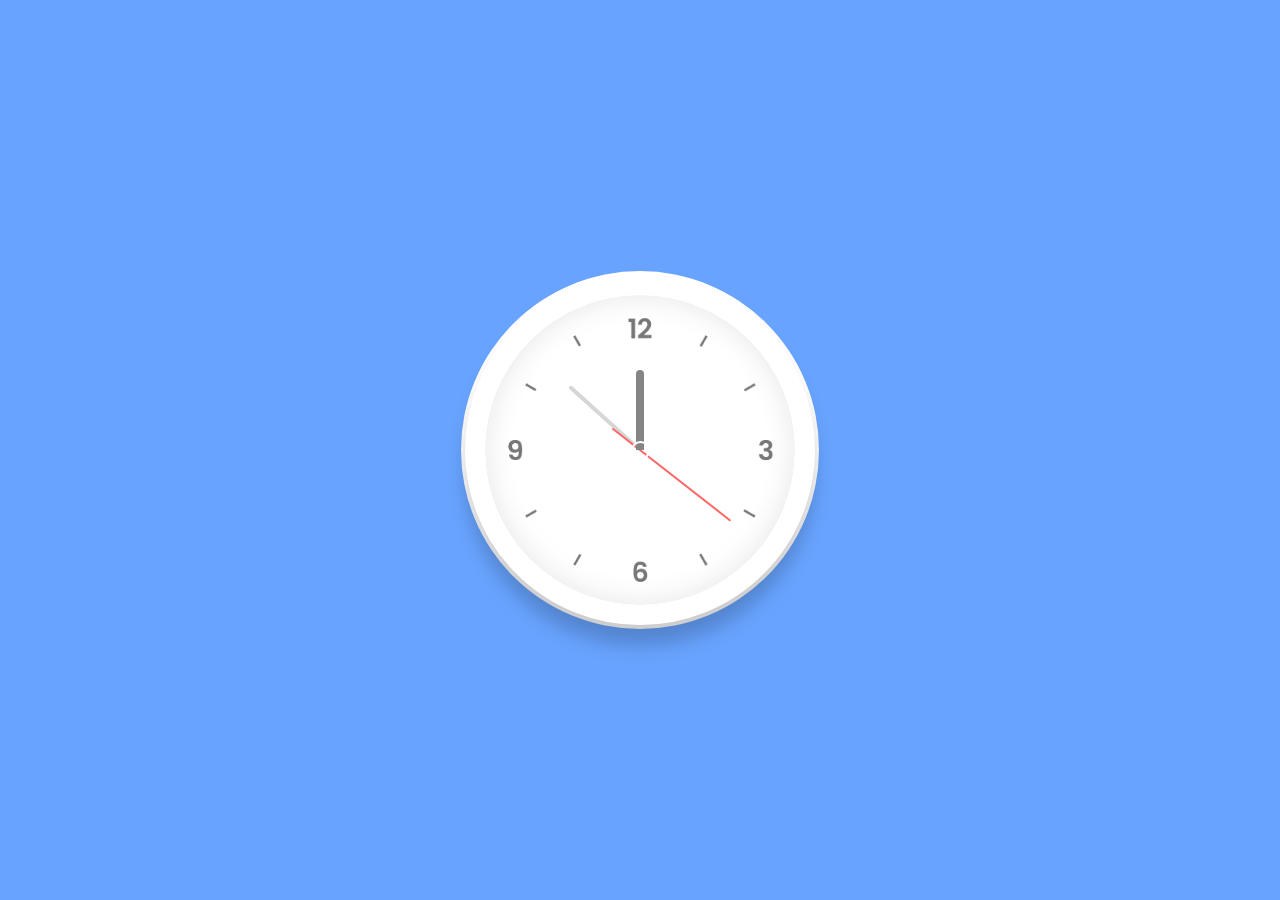
<file: index.html>
<!DOCTYPE html>
<html lang="en">
<head>
    <meta charset="UTF-8">
    <meta name="viewport" content="width=device-width, initial-scale=1.0">
    <link rel="stylesheet" href="style.css">
    <title>Clock using javascript</title>
</head>
<body>
    <div class="clock">
        <div class="hour">
            <div class="hr" id="hr">

            </div>
        </div>
        <div class="min">
            <div class="mn" id="mn">
                
            </div>
        </div>
        <div class="sec">
            <div class="sc" id="sc">
                
            </div>
        </div>
    </div>
    <script type="text/javascript">
        const deg = 8 ;
        const hr = document.querySelector("#hr");
        const mn = document.querySelector("#mn");
        const sc = document.querySelector("#sc");
        setInterval(() => {
            let day = new Date();
            let hh = day.getHours() * 30;
            let mm = day.getMinutes() * deg;
            let ss = day.getSeconds() * deg;
         hr.style.transform = `rotateZ(${hh+(mm/12)}
         deg)`;
        mn.style.transform = `rotateZ(${mm}deg)`;
        sc.style.transform = `rotateZ(${ss}deg)`;
       
        })
    </script>
      

</body>
</html>
</file>
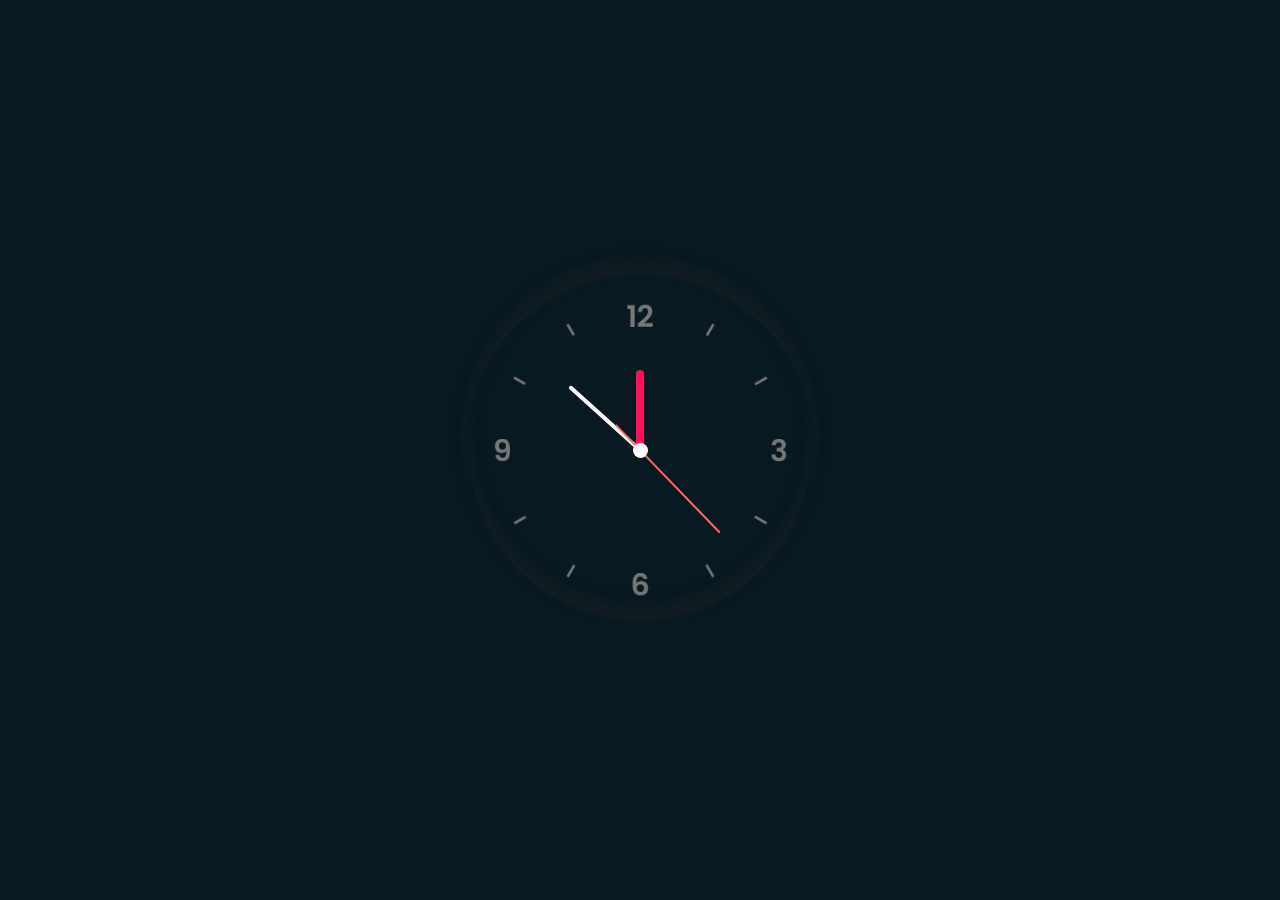
<file: clock2.html>
<!DOCTYPE html>
<html lang="en">
<head>
    <meta charset="UTF-8">
    <meta name="viewport" content="width=device-width, initial-scale=1.0">
    <link rel="stylesheet" href="style2.css">
    <title>Clock using javascript</title>
</head>
<body>
    <div class="clock">
        <div class="hour">
            <div class="hr" id="hr">

            </div>
        </div>
        <div class="min">
            <div class="mn" id="mn">
                
            </div>
        </div>
        <div class="sec">
            <div class="sc" id="sc">
                
            </div>
        </div>
    </div>
    <script type="text/javascript">
        const deg = 8 ;
        const hr = document.querySelector("#hr");
        const mn = document.querySelector("#mn");
        const sc = document.querySelector("#sc");
        setInterval(() => {
            let day = new Date();
            let hh = day.getHours() * 30;
            let mm = day.getMinutes() * deg;
            let ss = day.getSeconds() * deg;
         hr.style.transform = `rotateZ(${hh+(mm/12)}
         deg)`;
        mn.style.transform = `rotateZ(${mm}deg)`;
        sc.style.transform = `rotateZ(${ss}deg)`;
       
        })
    </script>
      

</body>
</html>
</file>
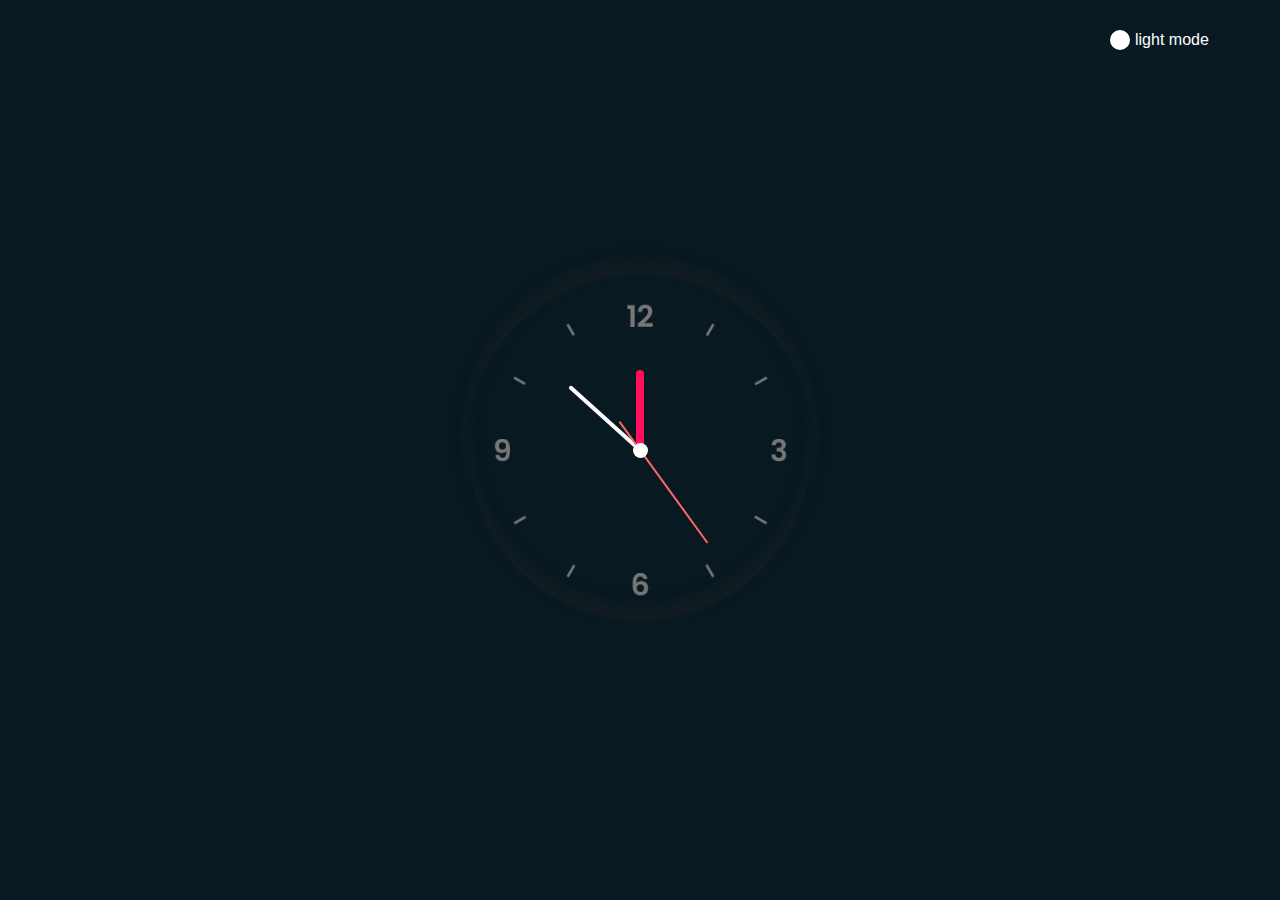
<file: clock3.html>
<!DOCTYPE html>
<html lang="en">
<head>
    <meta charset="UTF-8">
    <meta name="viewport" content="width=device-width, initial-scale=1.0">
    <link rel="stylesheet" href="style3.css">
    <title>Clock using javascript</title>
</head>
<body >
    <div class="clock">
        <div class="hour">
            <div class="hr" id="hr">

            </div>
        </div>
        <div class="min">
            <div class="mn" id="mn">
                
            </div>
        </div>
        <div class="sec">
            <div class="sc" id="sc">
                
            </div>
        </div>
    </div>
<div class="toggleclass" onclick="toggleclass()">

</div>
    <script type="text/javascript">
        function toggleclass(){
            const body = document.querySelector('body');
            body.classList.toggle('light');

        }
        const deg = 8 ;
        const hr = document.querySelector("#hr");
        const mn = document.querySelector("#mn");
        const sc = document.querySelector("#sc");
        setInterval(() => {
            let day = new Date();
            let hh = day.getHours() * 30;
            let mm = day.getMinutes() * deg;
            let ss = day.getSeconds() * deg;
         hr.style.transform = `rotateZ(${hh+(mm/12)}
         deg)`;
        mn.style.transform = `rotateZ(${mm}deg)`;
        sc.style.transform = `rotateZ(${ss}deg)`;
       
        })
    </script>
      

</body>
</html>
</file>
<file: style.css>
*
{
    margin: 0;
    padding: 0;
    box-sizing: border-box;

}
body{
    display: flex;
    justify-content: center;
    align-items: center;
    min-height: 100vh;
    background: #68a4ff;
}
.clock
{
    width: 350px;
    height: 350px;
    display: flex;
    justify-content: center;
    align-items: center;
    background: #fff url(clock.png);
    background-size: cover;
    
    border-radius: 50%;
    border: 20px solid #fff;
    /* box-shadow: inset 0 0 30px rgba(0,0,0,1),
    
                      0 20px 20px rbga(0,0,0,.2),
                     0 0 0 4px rgba(255,255,255,1); */
                     box-shadow:inset 0 0 30px rgba(0,0,0,.1),
                     0 20px 20px rgba(0, 0, 0, .2),
                     0 0 0 4px rgba(255,255,255, 1);

}
.clock::before
{
    content:'';
    position: absolute;
    width: 15px;
    height: 15px;
    /* background: #848484 url(clock.png); */
    /* background-size: cover; */
    border: 2px solid #fff;
    z-index: 100000;
    border-radius: 50%;
}
.hour,
.min,
.sec
{
position: absolute;
}
.hour, .hr
{
width: 160px;
height: 160px;
}
.min, .mn
{
width: 190px;
height: 190px;
}
.sec, .sc
{
width: 230px;
height: 230px;
}
.hr,.mn,.sc
{
display: flex;
justify-content: center;
position: absolute;
border-radius: 50%;
}
.hr::before
{
    content: '';
    position: absolute;
    width: 8px;
    height: 80px;
    background: #848484;
    z-index: 10;
    border-radius: 6px 6px 0 0;
}
.mn::before
{
    content: '';
    position: absolute;
    width: 4px;
    height: 90px;
    background: #d6d6d6;
    z-index: 11;
    border-radius: 6px 6px 0 0;
}
.sc::before
{
    content: '';
    position: absolute;
    width: 2px;
    height: 150px;
    background: #ff6767;
    z-index: 12;
    border-radius: 6px 6px 0 0;
}
</file>
<file: style2.css>
*
{
    margin: 0;
    padding: 0;
    box-sizing: border-box;

}
body{
    display: flex;
    justify-content: center;
    align-items: center;
    min-height: 100vh;
    background:#091921;
}
/* body.light{
    background: ;
} */
.clock
{
    width: 350px;
    height: 350px;
    display: flex;
    justify-content: center;
    align-items: center;
    background: url(clock.png);
    background-size: cover;
    border: 4px solid #091921;
    border-radius: 50%;
    box-shadow: 0 -15px 15px rgba(255,255,255, 0.05),
               inset   0 -15px 15px rgba(255,255,255, 0.05),
               0 -15px 15px rgba(0,0,0, 0.3),
               inset 0 -15px 15px rgba(0,0,0, 0.3);
}
.clock::before
{
    content:'';
    position: absolute;
    width: 15px;
    height: 15px;
   
  background: #fff;
    z-index: 100000;
    border-radius: 50%;
}
.clock .hour,
.clock .min,
.clock .sec
{
position: absolute;
}
.clock .hour, .hr
{
width: 160px;
height: 160px;
}
.clock .min, .mn
{
width: 190px;
height: 190px;
}
.clock .sec, .sc
{
width: 230px;
height: 230px;
}
.hr,.mn,.sc
{
display: flex;
justify-content: center;
position: absolute;
border-radius: 50%;
}
.hr::before
{
    content: '';
    position: absolute;
    width: 8px;
    height: 80px;
    background: #ff105e;
    z-index: 10;
    border-radius: 6px 6px 0 0;
}
.mn::before
{
    content: '';
    position: absolute;
    width: 4px;
    height: 90px;
    background: #fff;
    z-index: 11;
    border-radius: 6px 6px 0 0;
}
.sc::before
{
    content: '';
    position: absolute;
    width: 2px;
    height: 150px;
    background: #ff6767;
    z-index: 12;
    border-radius: 6px 6px 0 0;
}
</file>
<file: style3.css>
*
{
    margin: 0;
    padding: 0;
    box-sizing: border-box;

}
body{
    display: flex;
    justify-content: center;
    align-items: center;
    min-height: 100vh;
    background:#091921;
}
body.light
{
background: #d1dae3;
}
.clock
{
    width: 350px;
    height: 350px;
    display: flex;
    justify-content: center;
    align-items: center;
    background: url(clock.png);
    background-size: cover;
    border: 4px solid #091921;
    border-radius: 50%;
    box-shadow: 0 -15px 15px rgba(255,255,255, 0.05),
               inset   0 -15px 15px rgba(255,255,255, 0.05),
               0 -15px 15px rgba(0,0,0, 0.3),
               inset 0 -15px 15px rgba(0,0,0, 0.3);
}
body.light .clock{
    background:  #d1dae3 url(clock.png);
    background-size: cover;
    border: 4px solid #cad3dc;
    box-shadow: -8 -8px 15px rgba(255,255,255, 0.5),
                10 10px 10px rgba(0,0,0, 0.3),
               inset   -8 -8px 15px rgba(255,255,255, 0.5),
   
                inset 10 10px 10px rgba(0,0,0, 0.3);
}
body.light .clock::before {
    background: #008eff;
}
.clock::before
{
    content:'';
    position: absolute;
    width: 15px;
    height: 15px;
   
  background: #fff;
    z-index: 100000;
    border-radius: 50%;
}
.clock .hour,
.clock .min,
.clock .sec
{
position: absolute;
}
.clock .hour, .hr
{
width: 160px;
height: 160px;
}
.clock .min, .mn
{
width: 190px;
height: 190px;
}
.clock .sec, .sc
{
width: 230px;
height: 230px;
}
.hr,.mn,.sc
{
display: flex;
justify-content: center;
position: absolute;
border-radius: 50%;
}
.hr::before
{
    content: '';
    position: absolute;
    width: 8px;
    height: 80px;
    background: #ff105e;
    z-index: 10;
    border-radius: 6px 6px 0 0;
}
body.light .mn::before{
    background: black;
}
.mn::before
{
    content: '';
    position: absolute;
    width: 4px;
    height: 90px;
    background: #fff;
    z-index: 11;
    border-radius: 6px 6px 0 0;
}
.sc::before
{
    content: '';
    position: absolute;
    width: 2px;
    height: 150px;
    background: #ff6767;
    z-index: 12;
    border-radius: 6px 6px 0 0;
}
.toggle{
    position: absolute;
top: 30px;
right: 150px;
width: 20px;
height: 20px;
font-size: 18px;
border-radius: 50%;
background: #d1dae3;
color: #d1dae3;
cursor: pointer;
}
.toggleclass{
    position: absolute;
    top: 30px;
    right: 150px;
    width: 20px;
    height: 20px;
    font: 18px;
border-radius: 50%;
color: white;
background: white;
font-family:-apple-system, BlinkMacSystemFont, 'Segoe UI', Roboto, Oxygen, Ubuntu, Cantarell, 'Open Sans', 'Helvetica Neue', sans-serif;
cursor: pointer;
display: flex;
align-items: center;
}
.toggleclass:before{
    position: absolute;
    content: 'light mode';
    white-space: nowrap;
left: 25px;
}
body.light .toggleclass{
    background: #091921;
    color: #091921;
}
body.light .toggleclass:before{
  content: 'dark mode';
  
}
</file>
